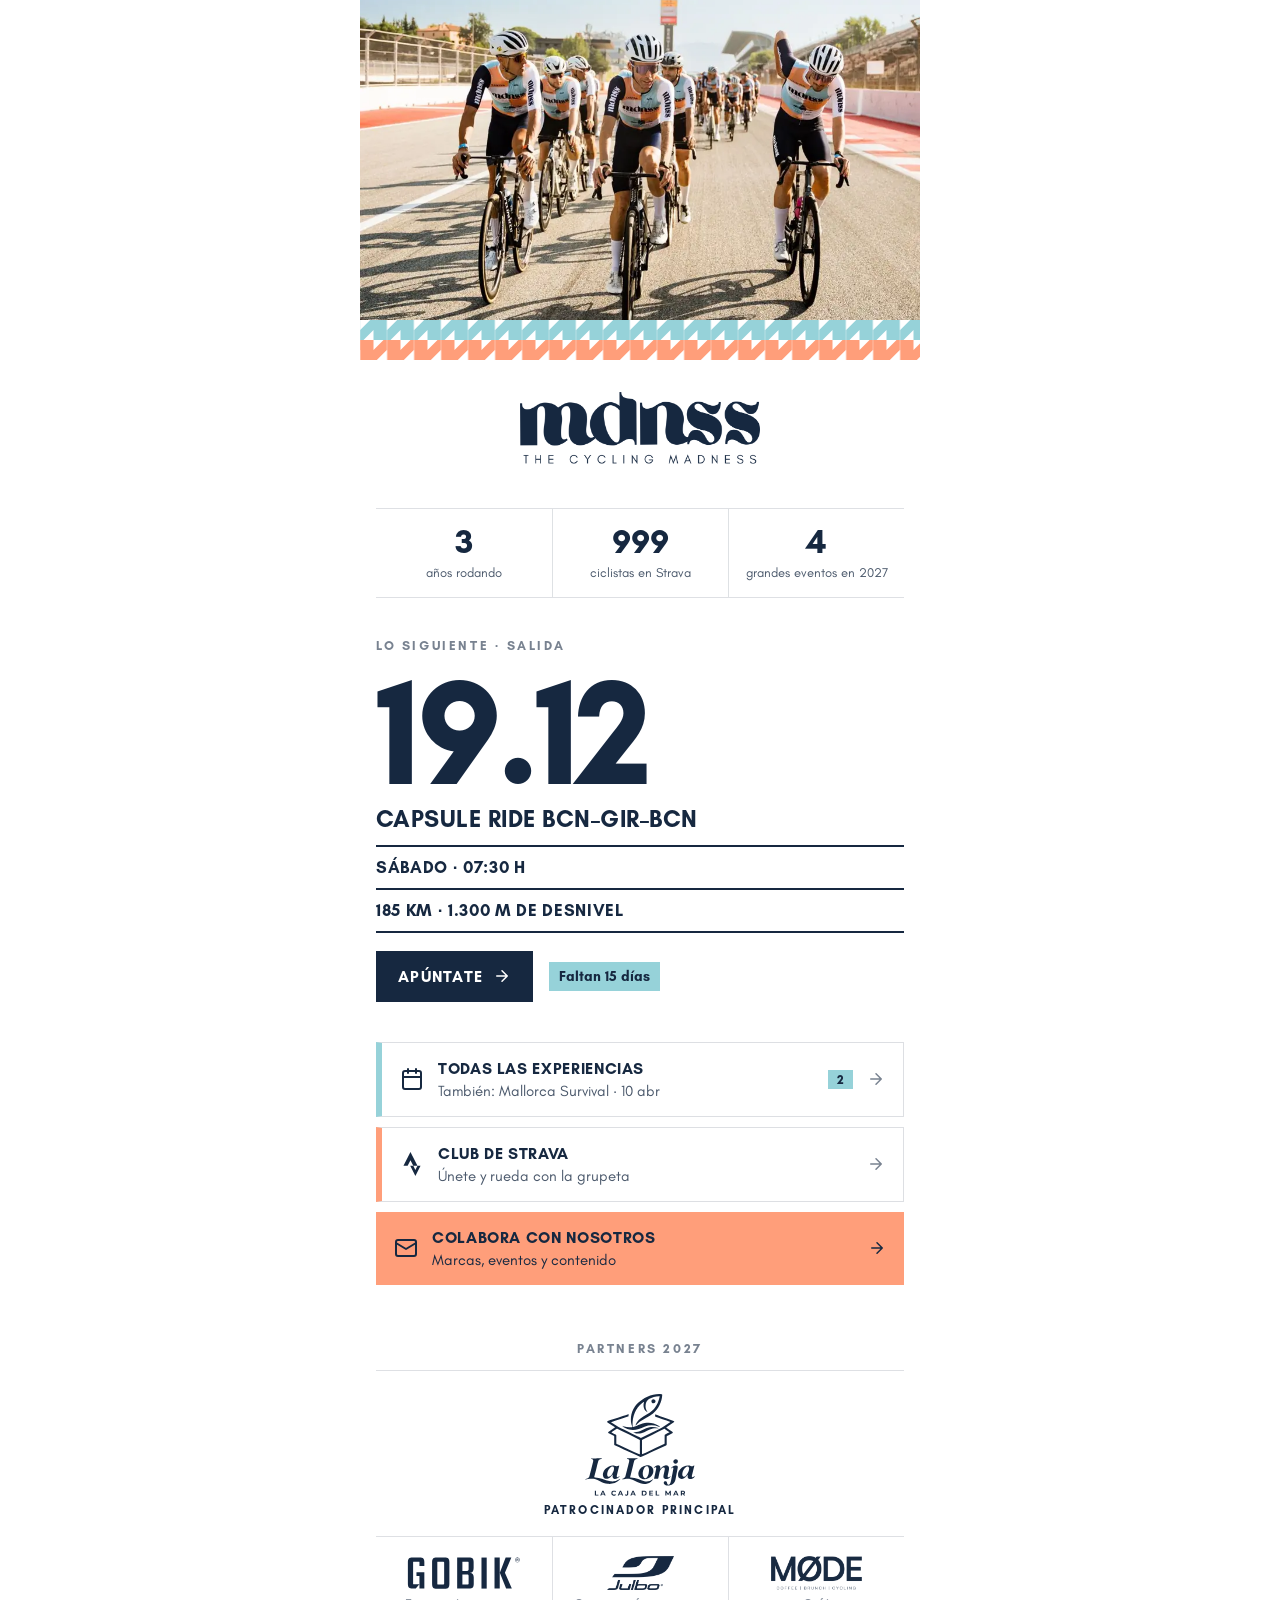
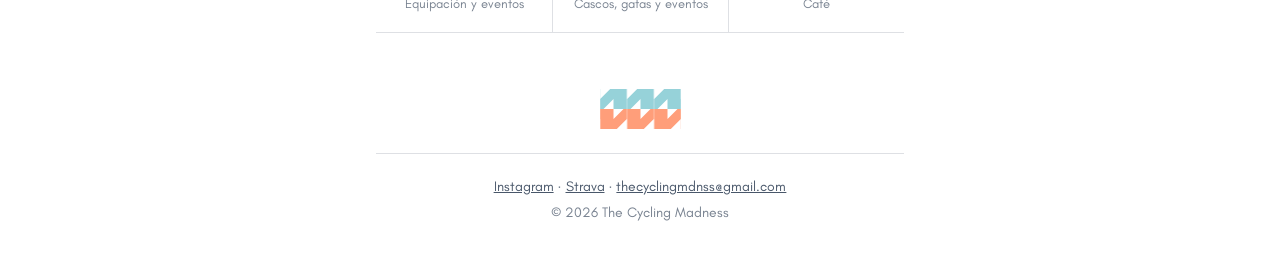
<file: index.html>
<!doctype html>
<html lang="es">
<head>
  <meta charset="utf-8">
  <meta name="viewport" content="width=device-width, initial-scale=1">
  <title>mdnss · The Cycling Madness</title>
  <meta name="description" content="Salidas, eventos y retos de mdnss · The Cycling Madness. Únete al club de Strava o colabora con nosotros.">
  <meta name="theme-color" content="#ffffff">
  <meta property="og:type" content="website">
  <meta property="og:site_name" content="mdnss · The Cycling Madness">
  <meta property="og:title" content="mdnss · The Cycling Madness">
  <meta property="og:description" content="Salidas, eventos y retos de mdnss · The Cycling Madness. Únete al club de Strava o colabora con nosotros.">
  <meta property="og:url" content="https://mdnss-links.netlify.app/">
  <meta property="og:image" content="https://mdnss-links.netlify.app/assets/og.jpg">
  <meta property="og:image:width" content="1200">
  <meta property="og:image:height" content="630">
  <meta property="og:locale" content="es_ES">
  <meta name="twitter:card" content="summary_large_image">
  <link rel="icon" type="image/png" href="assets/favicon.png">
  <link rel="apple-touch-icon" href="assets/apple-touch-icon.png">
  <link rel="preload" as="image" href="assets/hero.webp">
  <link rel="preload" as="font" type="font/otf" href="assets/fonts/GlacialIndifference-Bold.otf" crossorigin>
  <link rel="stylesheet" href="style.css">
</head>
<body>
  <main class="wrap">
    <header class="hero" id="hero"></header>

    <div class="stats" id="stats"></div>

    <section class="next" id="next" aria-label="Próxima experiencia"></section>

    <nav class="links" id="links" aria-label="Enlaces"></nav>

    <section class="section" aria-labelledby="sponsors-title">
      <h2 class="section-title" id="sponsors-title">Partners 2027</h2>
      <div class="sponsors" id="sponsors"></div>
    </section>

    <div class="m-mark" aria-hidden="true"></div>
    <footer id="footer"></footer>
  </main>

  <script src="data.js"></script>
  <script src="app.js"></script>
</body>
</html>
</file>
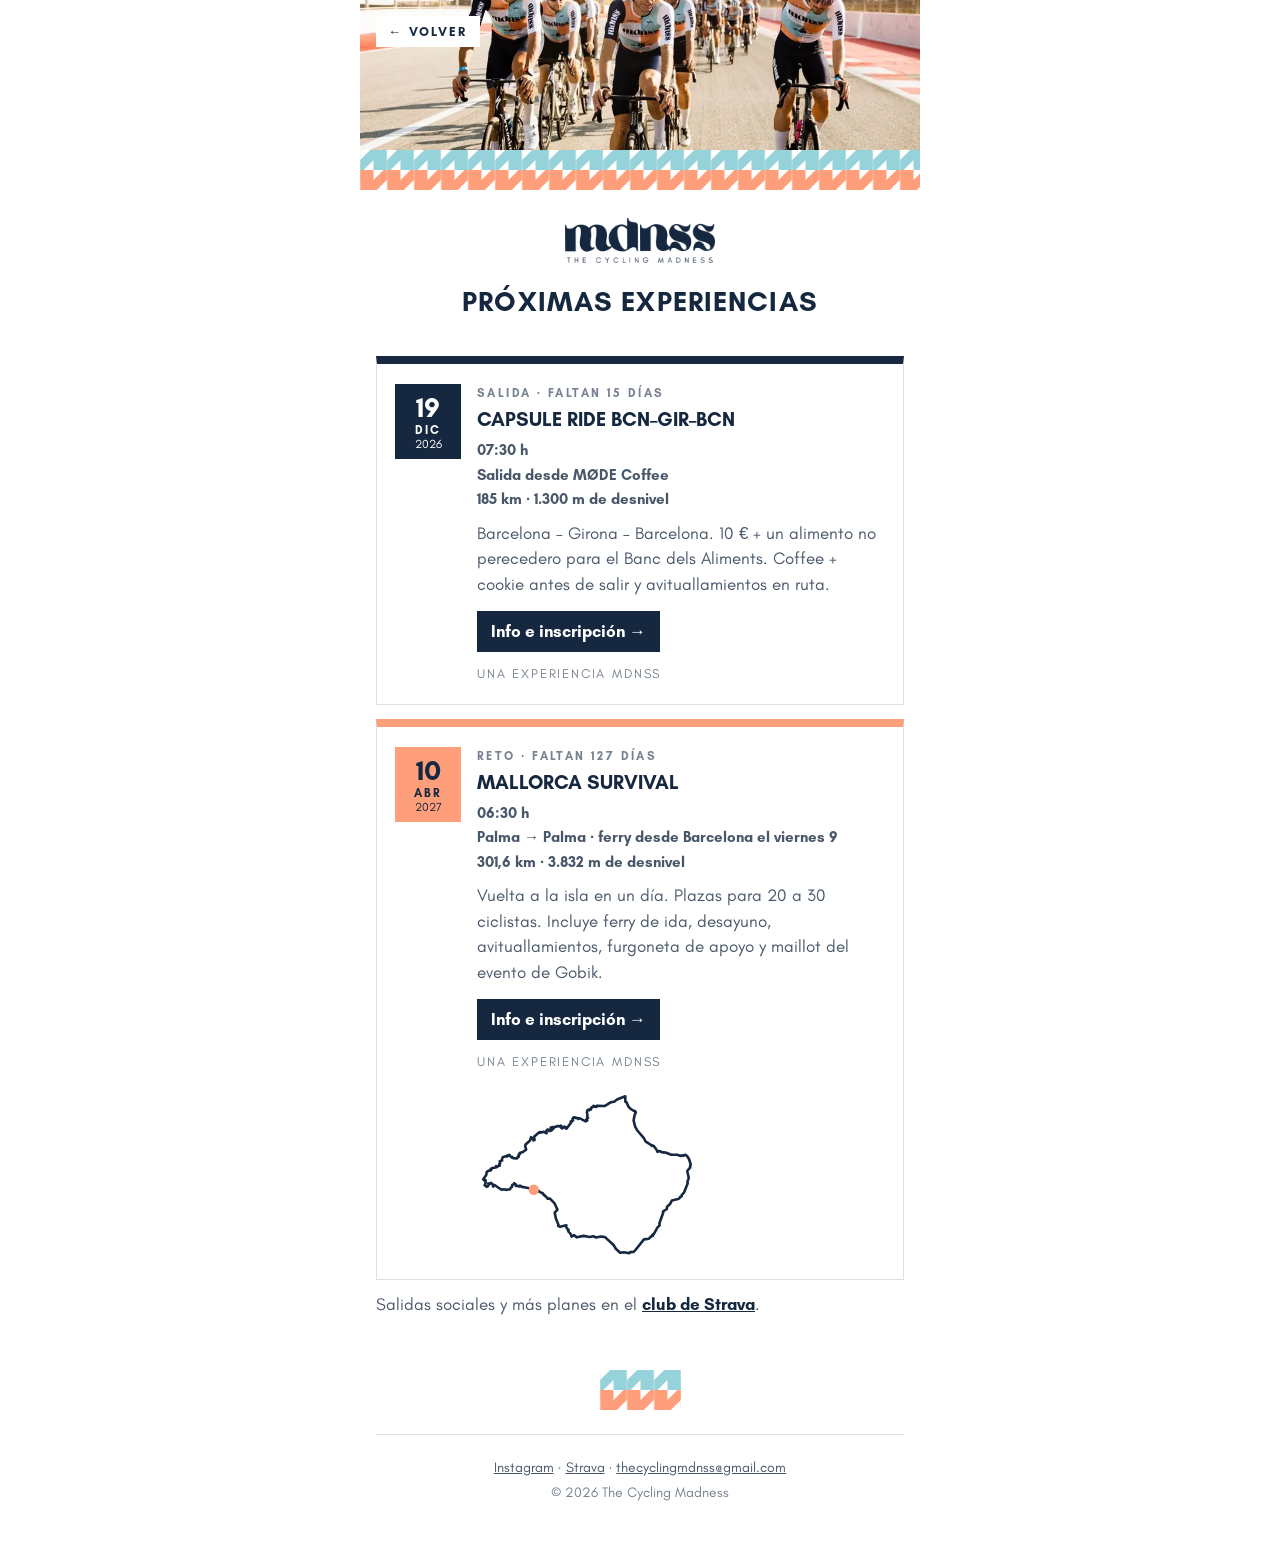
<file: events.html>
<!doctype html>
<html lang="es">
<head>
  <meta charset="utf-8">
  <meta name="viewport" content="width=device-width, initial-scale=1">
  <title>Experiencias · mdnss</title>
  <meta name="description" content="Próximas salidas, eventos, retos y carreras de mdnss · The Cycling Madness.">
  <meta name="theme-color" content="#ffffff">
  <meta property="og:type" content="website">
  <meta property="og:site_name" content="mdnss · The Cycling Madness">
  <meta property="og:title" content="Experiencias · mdnss">
  <meta property="og:description" content="Próximas salidas, eventos, retos y carreras de mdnss · The Cycling Madness.">
  <meta property="og:url" content="https://mdnss-links.netlify.app/events.html">
  <meta property="og:image" content="https://mdnss-links.netlify.app/assets/og.jpg">
  <meta property="og:image:width" content="1200">
  <meta property="og:image:height" content="630">
  <meta property="og:locale" content="es_ES">
  <meta name="twitter:card" content="summary_large_image">
  <link rel="icon" type="image/png" href="assets/favicon.png">
  <link rel="apple-touch-icon" href="assets/apple-touch-icon.png">
  <link rel="preload" as="image" href="assets/hero.webp">
  <link rel="preload" as="font" type="font/otf" href="assets/fonts/GlacialIndifference-Bold.otf" crossorigin>
  <link rel="stylesheet" href="style.css">
</head>
<body>
  <main class="wrap">
    <header class="hero compact" id="hero" data-title="Próximas experiencias">
      <a class="back" href="index.html">← Volver</a>
    </header>

    <section aria-label="Próximas experiencias">
      <div id="events-upcoming"></div>
    </section>

    <section class="section" aria-labelledby="past-title">
      <h2 class="section-title" id="past-title">Ya rodadas</h2>
      <div id="events-past"></div>
    </section>

    <div class="m-mark" aria-hidden="true"></div>
    <footer id="footer"></footer>
  </main>

  <script src="data.js"></script>
  <script src="app.js"></script>
</body>
</html>
</file>
<file: style.css>
/*
 * mdnss Brand: nur vier Farben (Navy, Light Blue, Salmon, Weiß),
 * keine Verläufe, keine runden Ecken, Schrift Glacial Indifference.
 */
@font-face {
  font-family: "Glacial Indifference";
  src: url("assets/fonts/GlacialIndifference-Regular.otf") format("opentype");
  font-weight: 400;
  font-style: normal;
  font-display: swap;
}
@font-face {
  font-family: "Glacial Indifference";
  src: url("assets/fonts/GlacialIndifference-Bold.otf") format("opentype");
  font-weight: 700;
  font-style: normal;
  font-display: swap;
}

/* Weiße, ruhige Seite: Navy für Text, Light Blue und Salmon nur als Flächen. */
:root {
  --navy: #162840;
  --light-blue: #96d2d9;
  --salmon: #ff9e7a;
  --white: #ffffff;

  /* Abstufungen nur als Transparenz von Navy auf Weiß, keine neuen Farbtöne */
  --text-soft: rgba(22, 40, 64, 0.78);
  --text-faint: rgba(22, 40, 64, 0.58);
  --line: rgba(22, 40, 64, 0.14);
  --hover: rgba(150, 210, 217, 0.18);

  --radius: 0;
  --font: "Glacial Indifference", Arial, sans-serif;
}

* { box-sizing: border-box; }

html, body { margin: 0; }

body {
  min-height: 100vh;
  font-family: var(--font);
  font-size: 17px;
  color: var(--navy);
  background: var(--white);
  -webkit-font-smoothing: antialiased;
}

a { color: inherit; }

.wrap {
  max-width: 560px;
  margin: 0 auto;
  padding: 0 16px 40px;
}

/* ---------- Kopf: weiß und ruhig, das M-Muster nur als Detail ---------- */
.hero {
  position: relative;
  margin: 0 -16px 32px;
}
.hero-brand { padding: 40px 24px 28px; text-align: center; }
.hero .logo { width: 240px; max-width: 70%; height: auto; display: inline-block; }
.hero h1 {
  font-weight: 700;
  font-size: clamp(22px, 6vw, 28px);
  line-height: 1.05;
  text-transform: uppercase;
  letter-spacing: 0.04em;
  margin: 20px 0 0;
}
.hero-photo {
  display: block;
  width: 100%;
  height: 260px;
  object-fit: cover;
  object-position: center 40%;
}
.hero-brand { padding: 32px 24px 8px; }
.hero.compact .hero-brand { padding-top: 28px; }
.hero.compact .logo { width: 150px; }
.hero.compact .hero-photo { height: 150px; }
.hero-photo { height: 320px; object-position: center 45%; }

/* M-Detail: zwei Bänder des Trikot-Musters, schmal */
.m-detail {
  height: 40px;
  background: url("assets/m-pattern.svg") left top / 27px 40px repeat-x;
}
.m-mark {
  width: 81px;
  height: 40px;
  margin: 56px auto 0;
  background: url("assets/m-pattern.svg") left top / 27px 40px repeat-x;
}

.back {
  position: absolute;
  top: 16px;
  left: 16px;
  z-index: 1;
  padding: 8px 12px;
  background: var(--white);
  font-size: 13px;
  font-weight: 700;
  letter-spacing: 0.18em;
  text-transform: uppercase;
  text-decoration: none;
}
.back:hover { text-decoration: underline; }

/* ---------- Zahlen-Leiste ---------- */
.stats {
  display: grid;
  grid-template-columns: repeat(3, 1fr);
  border-top: 1px solid var(--line);
  border-bottom: 1px solid var(--line);
  margin-bottom: 40px;
}
.stat { padding: 16px 6px; text-align: center; }
.stat + .stat { border-left: 1px solid var(--line); }
.stat .value { display: block; font-weight: 700; font-size: 34px; line-height: 1; }
.stat .label { display: block; margin-top: 6px; font-size: 13px; line-height: 1.25; color: var(--text-soft); }

/* ---------- Nächstes Erlebnis: großer Datumsblock ---------- */
.next { position: relative; margin-bottom: 40px; }
.kicker {
  margin: 0;
  font-size: 13px;
  font-weight: 700;
  letter-spacing: 0.2em;
  text-transform: uppercase;
  color: var(--text-faint);
}
.big-date {
  font-weight: 700;
  font-size: clamp(96px, 30vw, 150px);
  line-height: 0.85;
  letter-spacing: -0.03em;
  margin: 14px 0 12px;
}
.next-title {
  margin: 0 0 12px;
  font-size: 24px;
  line-height: 1.1;
  text-transform: uppercase;
  letter-spacing: 0.02em;
}
.next-facts {
  display: flex;
  flex-direction: column;
  border-top: 2px solid var(--navy);
}
.next-facts span {
  padding: 10px 0;
  border-bottom: 2px solid var(--navy);
  font-weight: 700;
  font-size: 17px;
  text-transform: uppercase;
  letter-spacing: 0.04em;
}
.next-actions {
  display: flex;
  align-items: center;
  gap: 16px;
  flex-wrap: wrap;
  margin-top: 18px;
}
.cta {
  display: inline-flex;
  align-items: center;
  gap: 10px;
  padding: 16px 22px;
  background: var(--navy);
  color: var(--white);
  font-weight: 700;
  font-size: 16px;
  letter-spacing: 0.08em;
  text-transform: uppercase;
  text-decoration: none;
}
.cta svg { width: 18px; height: 18px; }
.cta:hover { background: var(--salmon); color: var(--navy); }
.countdown {
  background: var(--light-blue);
  padding: 6px 10px;
  font-weight: 700;
  font-size: 14px;
}
.next-route {
  position: absolute;
  right: 0;
  top: 34px;
  width: 42%;
  max-width: 200px;
  opacity: 0.9;
}
.card-route { display: block; width: 100%; max-width: 220px; margin-top: 18px; }

/* ---------- Link-Buttons ---------- */
.links { display: flex; flex-direction: column; gap: 10px; }

.btn {
  display: flex;
  align-items: center;
  gap: 14px;
  width: 100%;
  padding: 16px 18px;
  border: 1px solid var(--line);
  border-left: 6px solid var(--accent, var(--navy));
  border-radius: var(--radius);
  background: var(--white);
  color: var(--navy);
  font: inherit;
  text-decoration: none;
  text-align: left;
  cursor: pointer;
  transition: background 0.15s ease;
}
.btn:hover { background: var(--hover); }
.btn:focus-visible, .copy:focus-visible, .sponsor:focus-visible { outline: 2px solid var(--navy); outline-offset: 2px; }
.btn .label {
  flex: 1;
  font-weight: 700;
  font-size: 16px;
  letter-spacing: 0.04em;
  text-transform: uppercase;
}
.btn .sub {
  display: block;
  margin-top: 4px;
  font-weight: 400;
  font-size: 15px;
  letter-spacing: 0;
  text-transform: none;
  color: var(--text-soft);
}
.btn .icon-wrap { color: var(--navy); display: flex; }
.btn .arrow { color: var(--text-faint); display: flex; }
.btn svg { width: 24px; height: 24px; flex-shrink: 0; }
.btn .arrow svg { width: 18px; height: 18px; }

/* Collab: Salmon-Fläche mit Navy-Text */
.btn-primary {
  border: 0;
  background: var(--salmon);
}
.btn-primary:hover { background: var(--salmon); }
.btn-primary .icon-wrap, .btn-primary .arrow, .btn-primary .sub { color: var(--navy); }

.accent-white { --accent: var(--navy); }
.accent-blue { --accent: var(--light-blue); }
.accent-salmon { --accent: var(--salmon); }

.badge {
  background: var(--light-blue);
  color: var(--navy);
  font-size: 13px;
  font-weight: 700;
  padding: 2px 9px;
}

/* ---------- Collab-Formular ---------- */
.collab {
  display: none;
  padding: 20px 18px;
  border: 1px solid var(--line);
  border-top: 0;
  background: var(--white);
  color: var(--navy);
}
.collab.open { display: block; }
.collab label {
  display: block;
  font-size: 12px;
  font-weight: 700;
  letter-spacing: 0.18em;
  text-transform: uppercase;
  margin: 14px 0 6px;
}
.collab label:first-child { margin-top: 0; }
.collab input, .collab select, .collab textarea {
  width: 100%;
  padding: 12px;
  border-radius: 0;
  border: 1px solid var(--line);
  border-bottom: 2px solid var(--navy);
  background: var(--white);
  color: var(--navy);
  font: inherit;
}
.collab textarea { min-height: 110px; resize: vertical; }
.collab input:focus, .collab select:focus, .collab textarea:focus { outline: none; border-bottom-color: var(--salmon); }
.collab .send {
  width: 100%;
  margin-top: 16px;
  padding: 14px;
  border: 0;
  border-radius: 0;
  background: var(--navy);
  color: var(--white);
  font: inherit;
  font-weight: 700;
  font-size: 15px;
  letter-spacing: 0.08em;
  text-transform: uppercase;
  cursor: pointer;
}
.copy-row {
  display: flex;
  align-items: center;
  justify-content: space-between;
  gap: 10px;
  margin-top: 14px;
  font-size: 14px;
}
.copy {
  display: inline-flex;
  align-items: center;
  gap: 6px;
  padding: 8px 12px;
  border: 0;
  border-radius: 0;
  background: var(--light-blue);
  color: var(--navy);
  font: inherit;
  font-weight: 700;
  font-size: 14px;
  cursor: pointer;
  white-space: nowrap;
}
.copy svg { width: 16px; height: 16px; }
.collab .hint { font-size: 14px; margin: 8px 0 0; text-align: right; color: var(--text-soft); }

/* ---------- Abschnitte ---------- */
.section { margin-top: 56px; }
.section-title {
  font-weight: 700;
  font-size: 13px;
  letter-spacing: 0.2em;
  text-transform: uppercase;
  color: var(--text-faint);
  margin: 0 0 14px;
  text-align: center;
}

/* ---------- Partner: ruhige Reihe, einfarbig navy ---------- */
.sponsors {
  display: grid;
  grid-template-columns: repeat(3, 1fr);
  border-top: 1px solid var(--line);
}
.sponsor {
  display: flex;
  flex-direction: column;
  align-items: center;
  justify-content: center;
  gap: 6px;
  min-height: 96px;
  padding: 16px 8px;
  border-bottom: 1px solid var(--line);
  color: var(--navy);
  text-decoration: none;
  text-align: center;
}
.sponsor + .sponsor:not(.main) { border-left: 1px solid var(--line); }
.sponsor.main + .sponsor { border-left: 0; }
.sponsor .name {
  font-weight: 700;
  font-size: 17px;
  letter-spacing: 0.06em;
  text-transform: uppercase;
}
.sponsor .role {
  font-size: 13px;
  line-height: 1.3;
  color: var(--text-faint);
}
.sponsor img { max-width: 100%; height: 34px; object-fit: contain; }
.sponsor.main { grid-column: 1 / -1; min-height: 120px; padding: 22px 8px 18px; }
.sponsor.main .name { font-size: 24px; }
.sponsor.main img { height: 104px; }
.sponsor.main .role { color: var(--navy); letter-spacing: 0.18em; text-transform: uppercase; font-weight: 700; font-size: 12px; }
a.sponsor:hover { background: var(--hover); }

/* ---------- Veranstaltungen ---------- */
.event {
  display: flex;
  gap: 16px;
  padding: 20px 18px;
  border: 1px solid var(--line);
  border-top: 8px solid var(--accent, var(--navy));
  background: var(--white);
  margin-bottom: 14px;
}
.event-date {
  flex-shrink: 0;
  width: 66px;
  text-align: center;
  padding: 8px 0;
  background: var(--accent, var(--navy));
  color: var(--navy);
  align-self: flex-start;
}
.accent-white .event-date { color: var(--white); }
.event-date .day { display: block; font-weight: 700; font-size: 28px; line-height: 1.1; }
.event-date .month { display: block; font-size: 12px; font-weight: 700; text-transform: uppercase; letter-spacing: 0.14em; }
.event-date .year { display: block; font-size: 12px; }
.event .type {
  font-size: 12px;
  font-weight: 700;
  letter-spacing: 0.2em;
  text-transform: uppercase;
  color: var(--text-faint);
  margin: 0 0 6px;
}
.event h3 {
  font-weight: 700;
  font-size: 20px;
  line-height: 1.15;
  text-transform: uppercase;
  margin: 0 0 8px;
}
.event .meta {
  margin: 0 0 10px;
  font-size: 15px;
  font-weight: 700;
  display: flex;
  flex-direction: column;
  gap: 2px;
}
.event p { margin: 0; line-height: 1.5; color: var(--text-soft); }
.event .event-link {
  display: inline-block;
  margin-top: 14px;
  padding: 10px 14px;
  background: var(--navy);
  color: var(--white);
  font-weight: 700;
  text-decoration: none;
}
.event .event-link:hover { background: var(--salmon); color: var(--navy); }
.event .sign { margin-top: 12px; font-size: 13px; letter-spacing: 0.14em; text-transform: uppercase; color: var(--text-faint); }
.event.past { opacity: 0.6; }

.more { margin: 4px 0 0; color: var(--text-soft); }
.more a { color: var(--navy); font-weight: 700; }

.empty {
  padding: 28px 20px;
  border: 1px solid var(--line);
  color: var(--text-soft);
  line-height: 1.5;
}
.empty a { color: var(--navy); font-weight: 700; }

/* ---------- Footer ---------- */
footer {
  margin-top: 24px;
  padding-top: 20px;
  border-top: 1px solid var(--line);
  color: var(--text-faint);
  font-size: 14px;
  line-height: 1.8;
  text-align: center;
}
footer a { color: var(--text-soft); }

@media (prefers-reduced-motion: reduce) {
  .btn { transition: none; }
}
</file>
